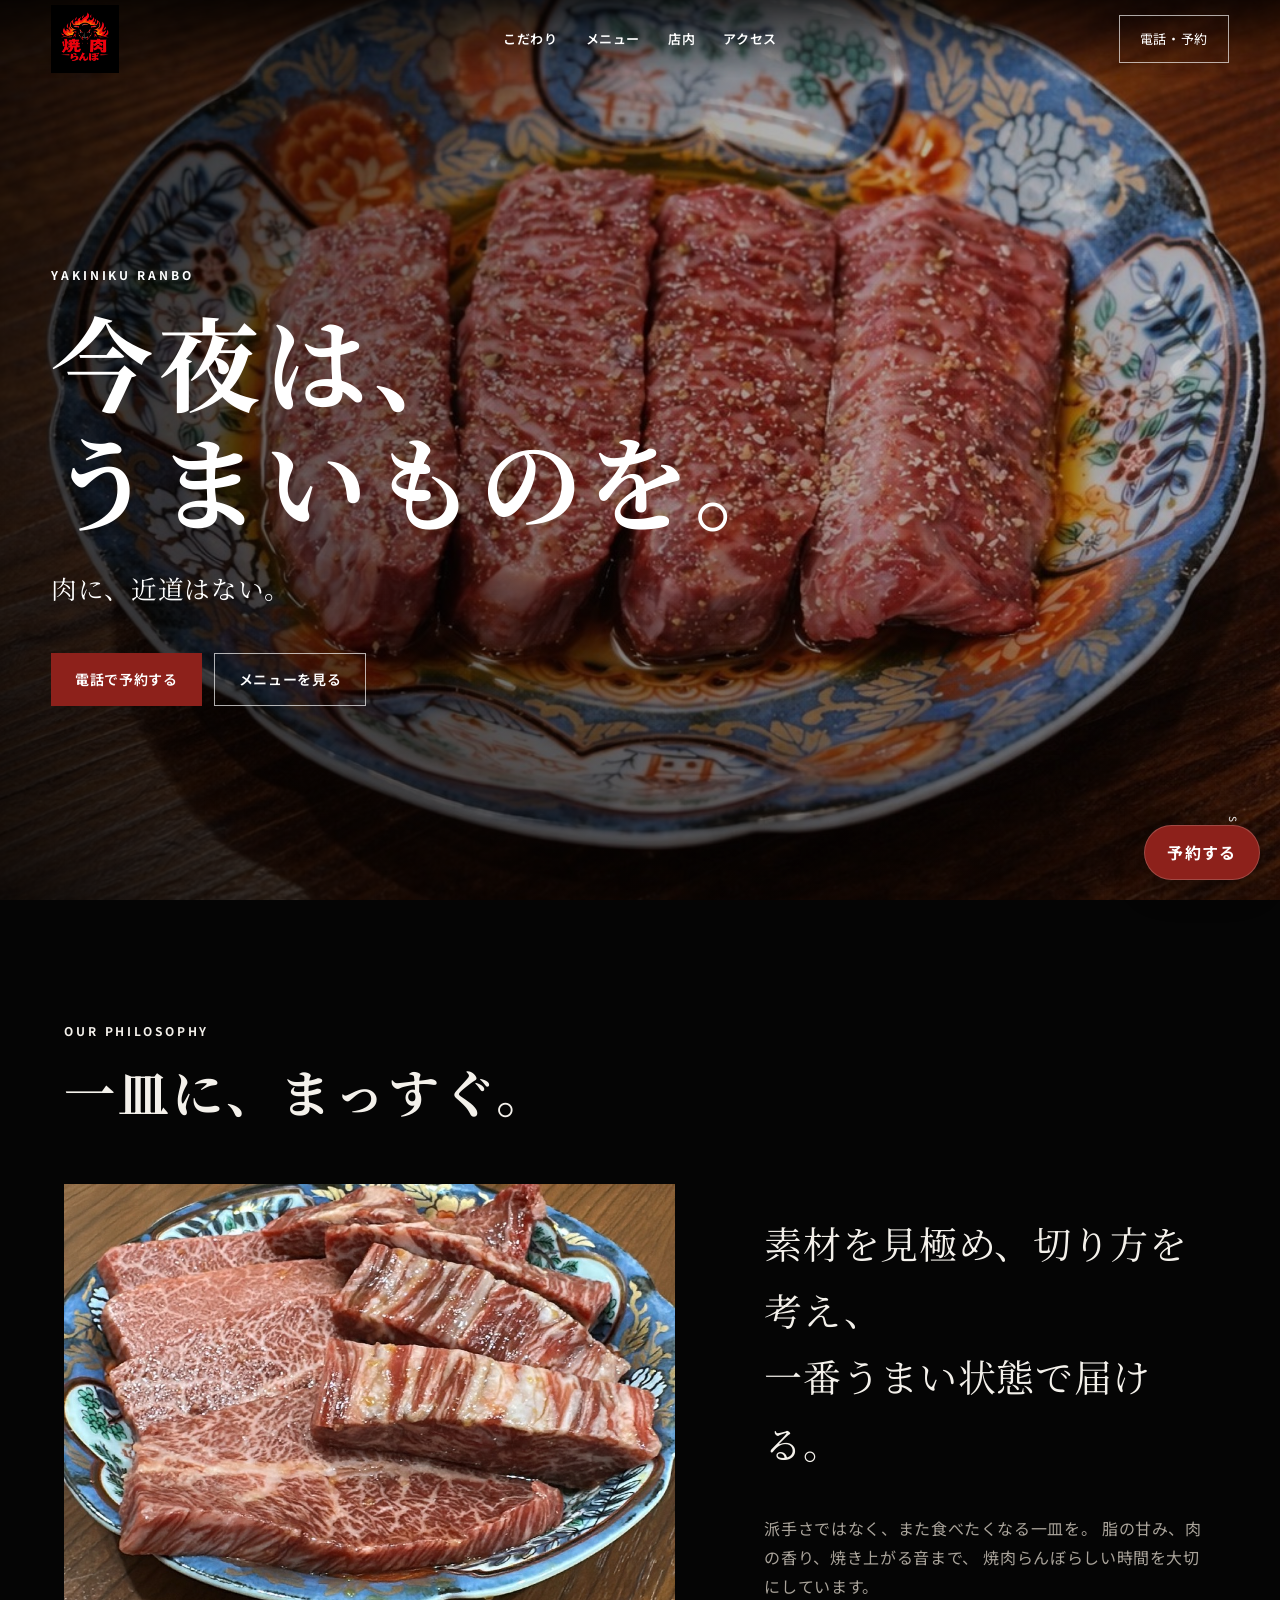
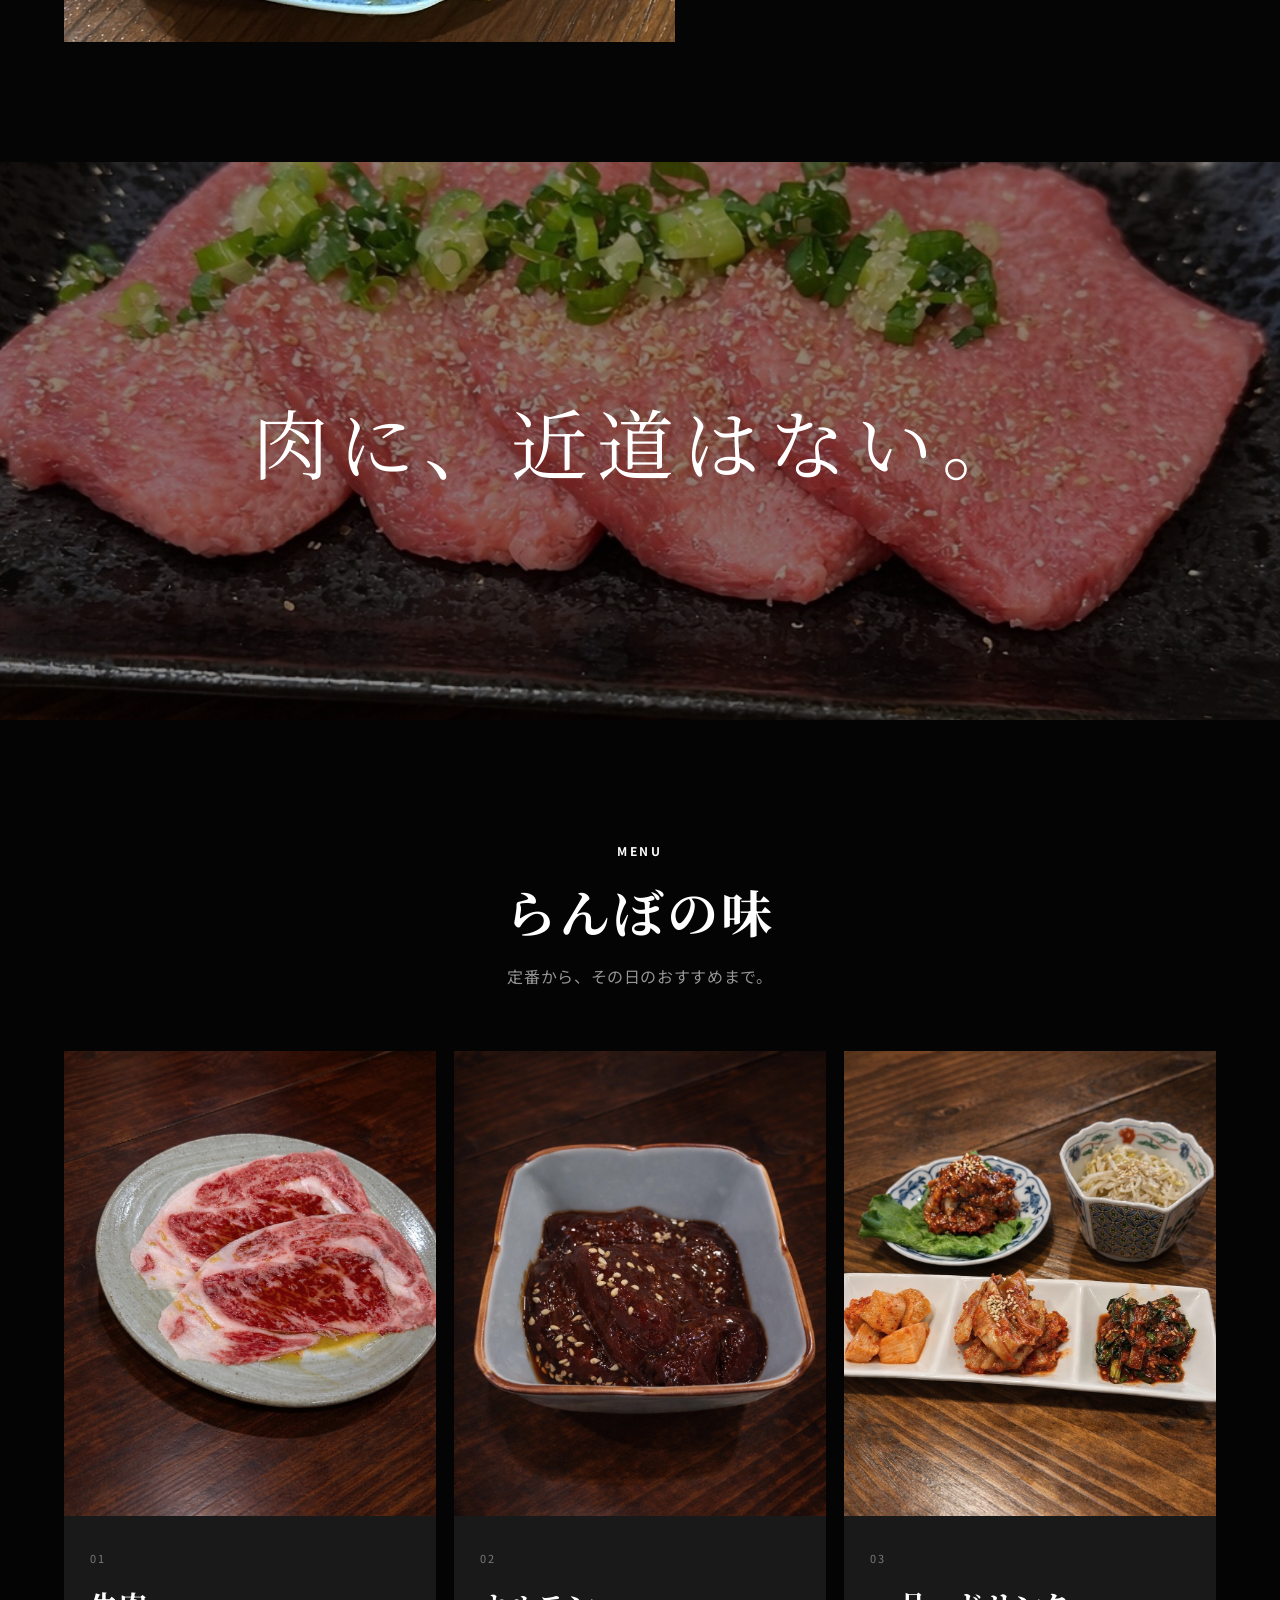
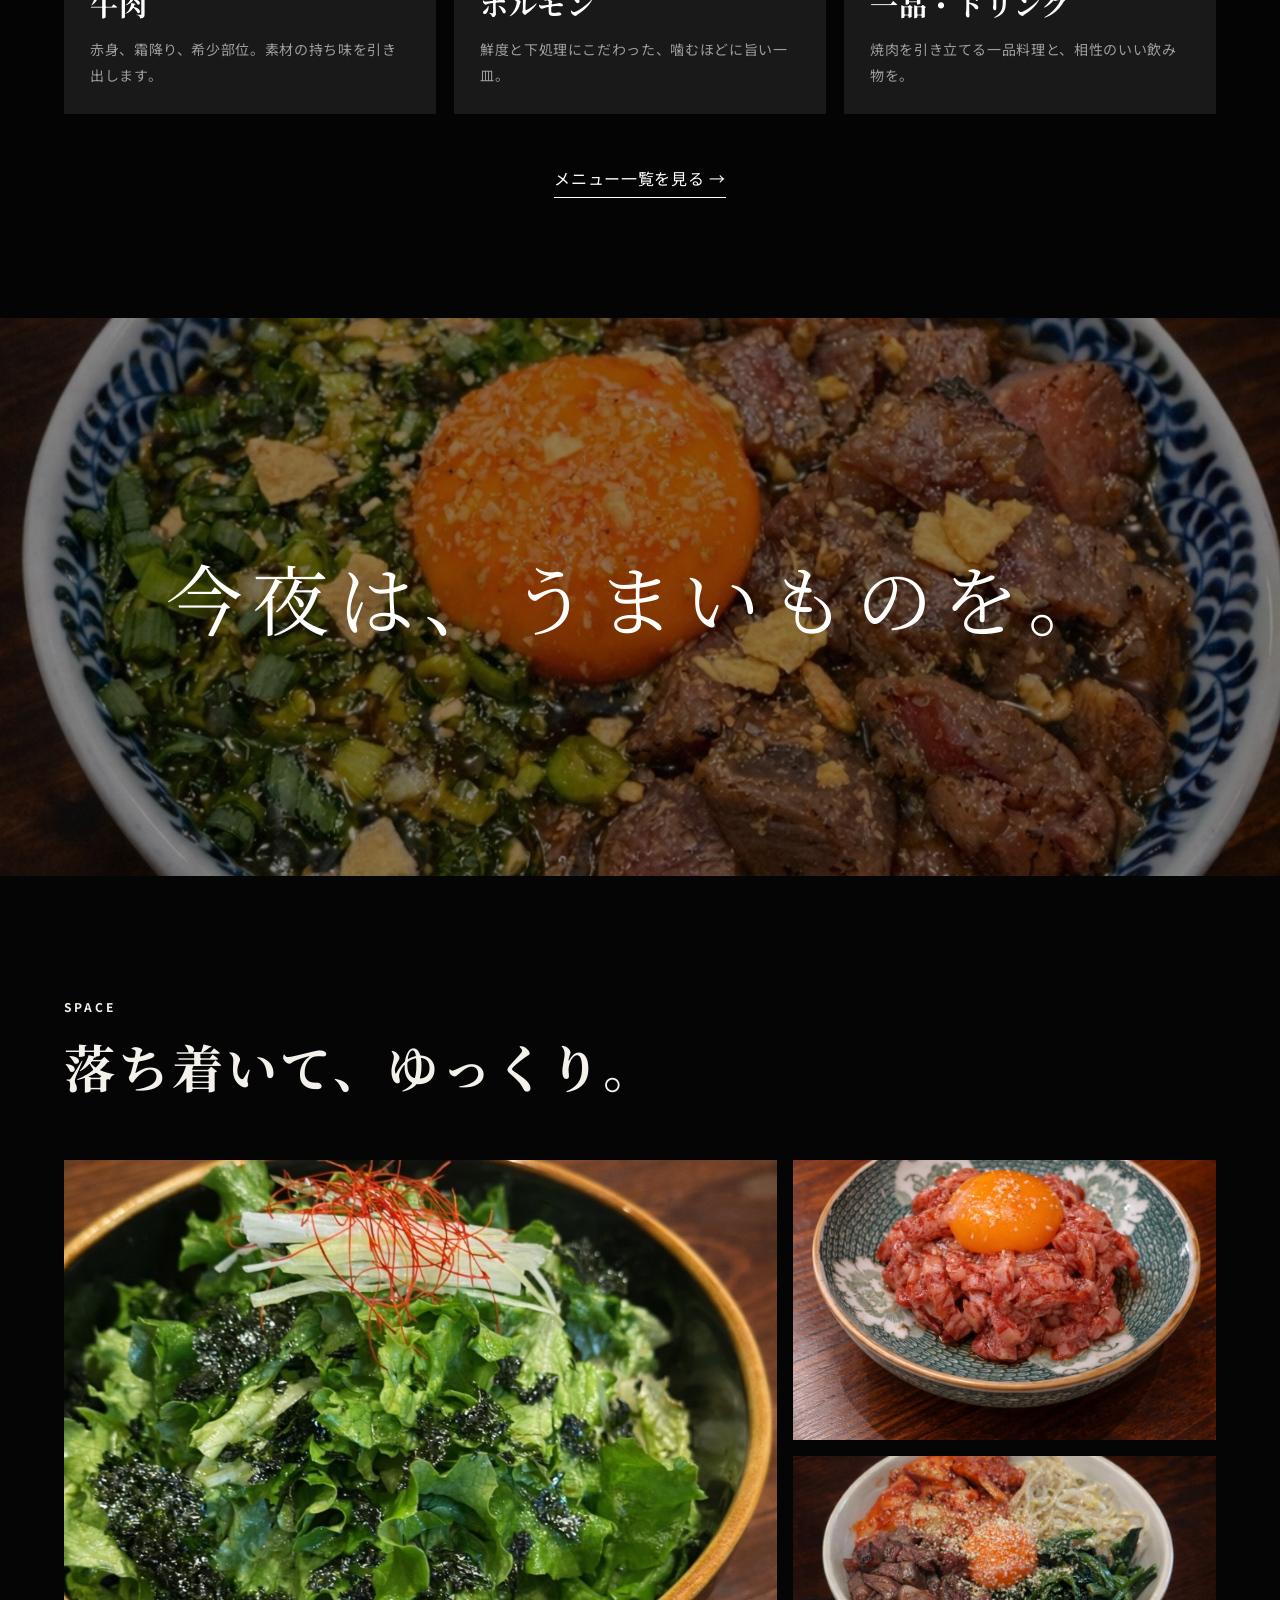
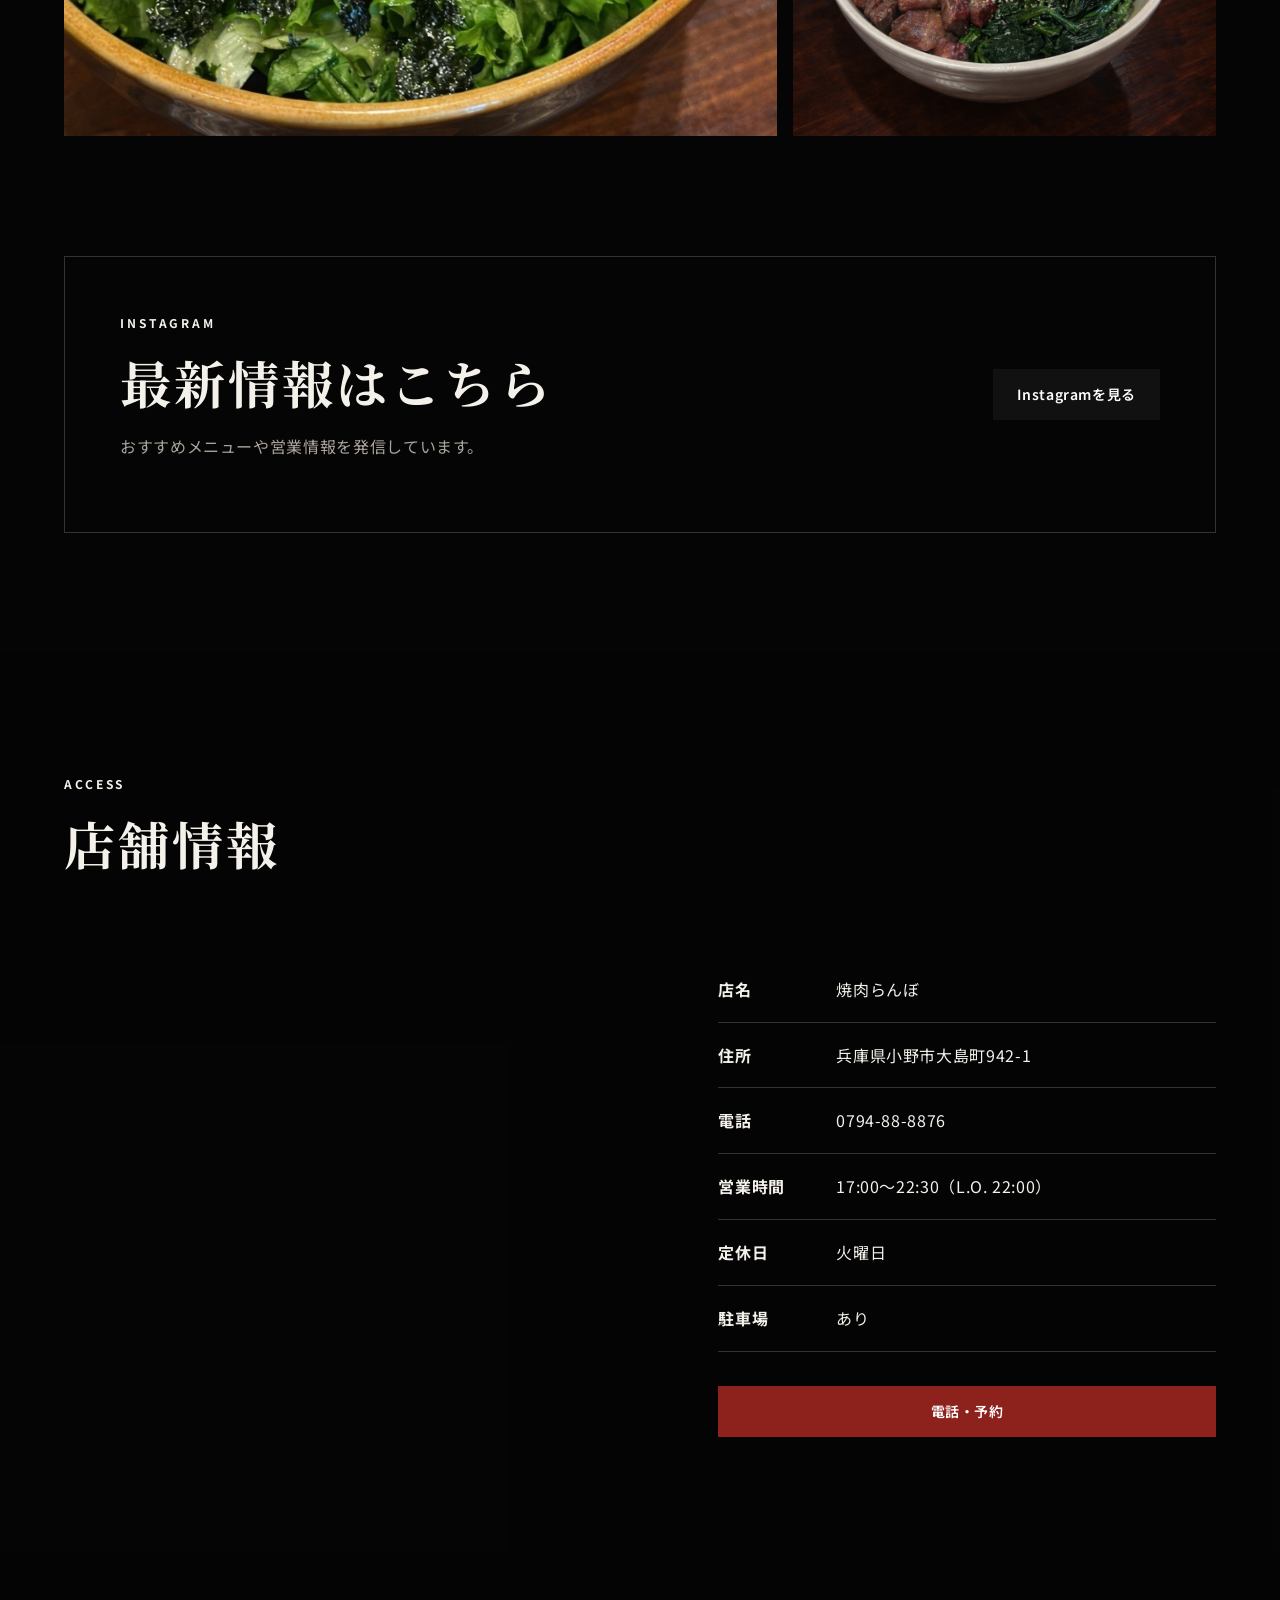
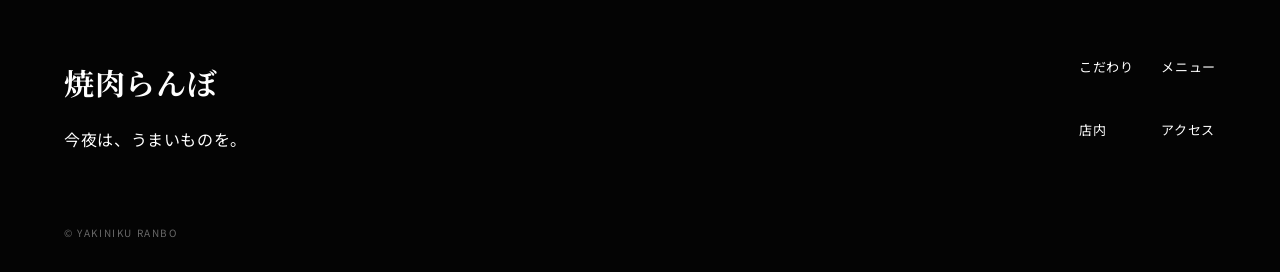
<file: index.html>
<!DOCTYPE html>
<html lang="ja">
<head>
  <meta charset="UTF-8" />
  <meta name="viewport" content="width=device-width, initial-scale=1.0" />
  <meta name="description" content="焼肉らんぼ 公式サイト。厳選した肉と落ち着いた空間で、心ほどけるひとときを。" />
  <title>焼肉らんぼ</title>
  <link rel="preconnect" href="https://fonts.googleapis.com">
  <link rel="preconnect" href="https://fonts.gstatic.com" crossorigin>
  <link href="https://fonts.googleapis.com/css2?family=Noto+Sans+JP:wght@400;500;600;700&family=Noto+Serif+JP:wght@500;600;700&display=swap" rel="stylesheet">
  <link rel="stylesheet" href="style.css" />
</head>
<body>
  <header class="site-header" id="siteHeader">
    <a class="brand" href="#home" aria-label="焼肉らんぼ トップへ">
      <img src="images/logo.png" alt="焼肉らんぼ" onerror="this.style.display='none'; this.nextElementSibling.style.display='block';">
      <span class="brand-fallback">焼肉らんぼ</span>
    </a>

    <button class="menu-toggle" id="menuToggle" aria-label="メニューを開く" aria-expanded="false">
      <span></span><span></span><span></span>
    </button>

    <nav class="global-nav" id="globalNav">
      <a href="#concept">こだわり</a>
      <a href="#menu">メニュー</a>
      <a href="#gallery">店内</a>
      <a href="#access">アクセス</a>
    </nav>

    <a class="header-reserve" href="tel:0794-88-8876">電話・予約</a>
  </header>

  <main>
    <section class="hero" id="home">
      <div class="hero-slider">
  <div class="hero-slide active" style="background-image:url('images/hero1.JPG');"></div>
  <div class="hero-slide" style="background-image:url('images/hero2.JPG');"></div>
  <div class="hero-slide" style="background-image:url('images/hero3.JPG');"></div>
</div>
      <div class="hero-overlay"></div>
      <div class="hero-content reveal">
        <p class="eyebrow">YAKINIKU RANBO</p>
        <h1>今夜は、<br>うまいものを。</h1>
        <p class="hero-copy">肉に、近道はない。</p>
        <div class="hero-actions">
          <a class="button button-primary" href="tel:0794-88-8876">電話で予約する</a>
          <a class="button button-ghost" href="#menu">メニューを見る</a>
        </div>
      </div>
      <a class="scroll-link" href="#concept">SCROLL</a>
    </section>

    <section class="section concept" id="concept">
      <div class="section-heading reveal">
        <p class="eyebrow">OUR PHILOSOPHY</p>
        <h2>一皿に、まっすぐ。</h2>
      </div>

      <div class="concept-grid">
        <div class="concept-image reveal">
          <img src="images/concept.jpg" alt="焼肉らんぼのこだわり" />
        </div>
        <div class="concept-copy reveal">
          <p class="lead">
            素材を見極め、切り方を考え、<br>
            一番うまい状態で届ける。
          </p>
          <p>
            派手さではなく、また食べたくなる一皿を。
            脂の甘み、肉の香り、焼き上がる音まで、
            焼肉らんぼらしい時間を大切にしています。
          </p>
        </div>
      </div>
    </section>

    <section class="statement statement-one">
      <div class="statement-bg"></div>
      <div class="statement-content reveal">
        <p>肉に、近道はない。</p>
      </div>
    </section>

    <section class="section menu-section" id="menu">
      <div class="section-heading center reveal">
        <p class="eyebrow">MENU</p>
        <h2>らんぼの味</h2>
        <p>定番から、その日のおすすめまで。</p>
      </div>

      <div class="menu-grid">
        <article class="menu-card reveal">
          <img src="images/menu-beef.jpg" alt="牛肉メニュー" />
          <div class="menu-card-body">
            <span>01</span>
            <h3>牛肉</h3>
            <p>赤身、霜降り、希少部位。素材の持ち味を引き出します。</p>
          </div>
        </article>

        <article class="menu-card reveal">
          <img src="images/menu-horumon.jpg" alt="ホルモンメニュー" />
          <div class="menu-card-body">
            <span>02</span>
            <h3>ホルモン</h3>
            <p>鮮度と下処理にこだわった、噛むほどに旨い一皿。</p>
          </div>
        </article>

        <article class="menu-card reveal">
          <img src="images/menu-side.jpg" alt="一品料理" />
          <div class="menu-card-body">
            <span>03</span>
            <h3>一品・ドリンク</h3>
            <p>焼肉を引き立てる一品料理と、相性のいい飲み物を。</p>
          </div>
        </article>
      </div>

      <div class="center reveal">
        <a class="text-link" href="menu.html">メニュー一覧を見る →</a>
      </div>
    </section>

    <section class="statement statement-two">
      <div class="statement-bg"></div>
      <div class="statement-content reveal">
        <p>今夜は、うまいものを。</p>
      </div>
    </section>

    <section class="section gallery-section" id="gallery">
      <div class="section-heading reveal">
        <p class="eyebrow">SPACE</p>
        <h2>落ち着いて、ゆっくり。</h2>
      </div>

      <div class="gallery-grid">
        <img class="reveal" src="images/store-1.jpg" alt="焼肉らんぼ 店内写真1">
        <img class="reveal" src="images/store-2.jpg" alt="焼肉らんぼ 店内写真2">
        <img class="reveal" src="images/store-3.jpg" alt="焼肉らんぼ 店内写真3">
      </div>
    </section>

    <section class="section instagram-section">
      <div class="instagram-box reveal">
        <div>
          <p class="eyebrow">INSTAGRAM</p>
          <h2>最新情報はこちら</h2>
          <p>おすすめメニューや営業情報を発信しています。</p>
        </div>
        <a class="button button-dark" href="https://www.instagram.com/yakiniku.lanbo_ono/" target="_blank" rel="noopener noreferrer">
          Instagramを見る
        </a>
      </div>
    </section>

    <section class="section access-section" id="access">
      <div class="section-heading reveal">
        <p class="eyebrow">ACCESS</p>
        <h2>店舗情報</h2>
      </div>

      <div class="access-grid">
        <div class="map-box reveal">
          <iframe
            title="焼肉らんぼ Googleマップ"
            src="https://www.google.com/maps?q=兵庫県小野市大島町942-1&output=embed"
            loading="lazy"
            referrerpolicy="no-referrer-when-downgrade">
          </iframe>
        </div>

        <div class="shop-info reveal">
          <dl>
            <div><dt>店名</dt><dd>焼肉らんぼ</dd></div>
            <div><dt>住所</dt><dd>兵庫県小野市大島町942-1</dd></div>
            <div><dt>電話</dt><dd><a href="tel:0794-88-8876">0794-88-8876</a></dd></div>
            <div><dt>営業時間</dt><dd>17:00〜22:30（L.O. 22:00）</dd></div>
            <div><dt>定休日</dt><dd>火曜日</dd></div>
            <div><dt>駐車場</dt><dd>あり</dd></div>
          </dl>

          <a class="button button-primary full" href="tel:0794-88-8876">電話・予約</a>
        </div>
      </div>
    </section>
  </main>

  <footer class="site-footer">
    <div class="footer-inner">
      <div>
        <p class="footer-logo">焼肉らんぼ</p>
        <p>今夜は、うまいものを。</p>
      </div>
      <div class="footer-links">
        <a href="#concept">こだわり</a>
        <a href="#menu">メニュー</a>
        <a href="#gallery">店内</a>
        <a href="#access">アクセス</a>
      </div>
    </div>
    <p class="copyright">© YAKINIKU RANBO</p>
  </footer>

  <button class="reserve-trigger" id="reserveTrigger" type="button" aria-label="予約方法を選ぶ" aria-expanded="false" aria-controls="reserveDialog">
    予約する
  </button>

  <div class="reserve-modal" id="reserveDialog" aria-hidden="true">
    <div class="reserve-backdrop" data-reserve-close></div>
    <div class="reserve-sheet" role="dialog" aria-modal="true" aria-labelledby="reserveTitle" tabindex="-1">
      <div class="reserve-sheet-inner">
        <h2 id="reserveTitle">ご予約方法をお選びください</h2>
        <div class="reserve-options">
          <a class="reserve-option" href="tel:0794-88-8876" aria-label="電話で予約する 0794-88-8876">
            <svg aria-hidden="true" viewBox="0 0 24 24" width="24" height="24" fill="none" stroke="currentColor" stroke-width="1.8" stroke-linecap="round" stroke-linejoin="round">
              <path d="M22 16.92v3a2 2 0 0 1-2.18 2 19.79 19.79 0 0 1-8.63-3.07 19.5 19.5 0 0 1-6-6A19.79 19.79 0 0 1 2.12 4.18 2 2 0 0 1 4.11 2h3a2 2 0 0 1 2 1.72c.12.9.33 1.78.62 2.63a2 2 0 0 1-.45 2.11L8 9.73a16 16 0 0 0 6 6l1.27-1.27a2 2 0 0 1 2.11-.45c.85.29 1.73.5 2.63.62A2 2 0 0 1 22 16.92z"></path>
            </svg>
            <span><strong>電話で予約する</strong><small>0794-88-8876</small></span>
          </a>
          <a class="reserve-option" href="https://www.instagram.com/yakiniku.lanbo_ono" target="_blank" rel="noopener noreferrer" aria-label="InstagramのDMで予約する（新しいタブで開きます）">
            <svg aria-hidden="true" viewBox="0 0 24 24" width="24" height="24" fill="none" stroke="currentColor" stroke-width="1.8">
              <rect x="3" y="3" width="18" height="18" rx="5"></rect>
              <circle cx="12" cy="12" r="4"></circle>
              <circle cx="17.5" cy="6.5" r="1" fill="currentColor" stroke="none"></circle>
            </svg>
            <span><strong>Instagramで予約する</strong><small>DMからご予約ください</small></span>
          </a>
        </div>
        <button class="reserve-close" type="button" data-reserve-close aria-label="予約メニューを閉じる">閉じる</button>
      </div>
    </div>
  </div>

  <script src="script.js"></script>
</body>
</html>
</file>
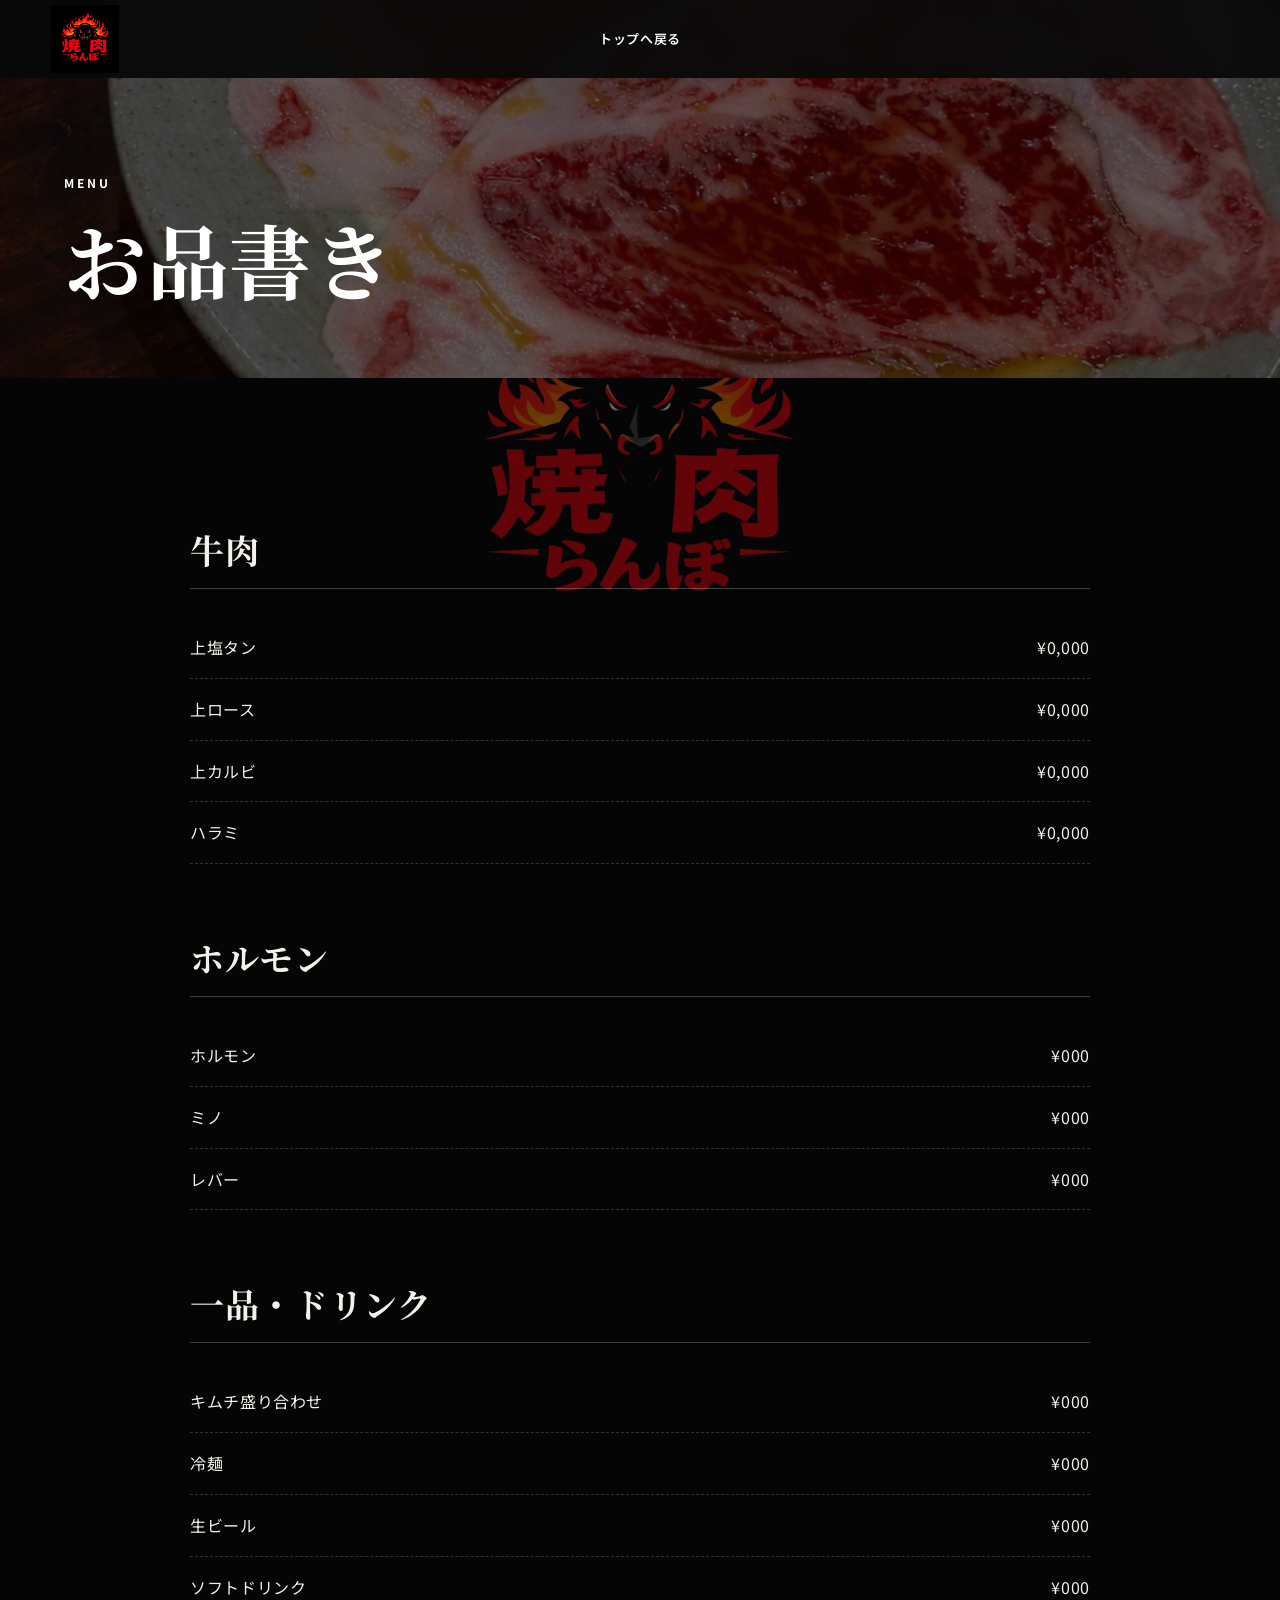
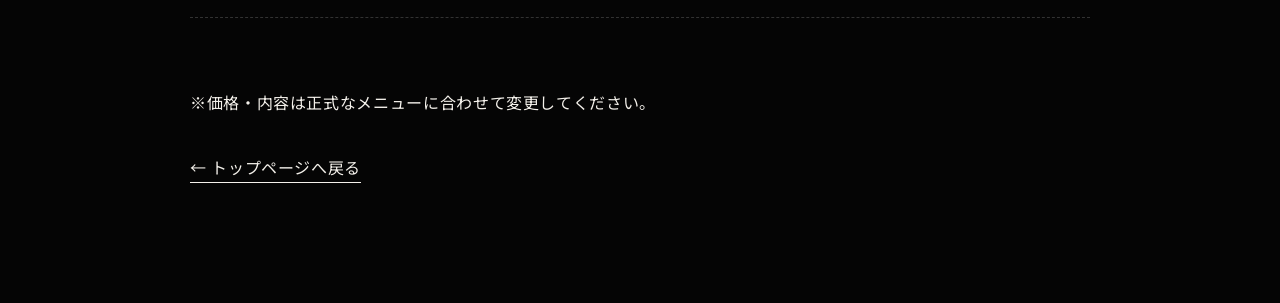
<file: menu.html>
<!DOCTYPE html>
<html lang="ja">
<head>
  <meta charset="UTF-8" />
  <meta name="viewport" content="width=device-width, initial-scale=1.0" />
  <title>メニュー | 焼肉らんぼ</title>
  <link rel="preconnect" href="https://fonts.googleapis.com">
  <link rel="preconnect" href="https://fonts.gstatic.com" crossorigin>
  <link href="https://fonts.googleapis.com/css2?family=Noto+Sans+JP:wght@400;500;600;700&family=Noto+Serif+JP:wght@500;600;700&display=swap" rel="stylesheet">
  <link rel="stylesheet" href="style.css" />
  <style>
    .menu-page-hero{min-height:42vh;padding:130px 5vw 70px;display:flex;align-items:end;color:#fff;background:linear-gradient(rgba(0,0,0,.6),rgba(0,0,0,.6)),url('images/menu-beef.jpg') center/cover}
    .menu-page-hero h1{margin:0;font:700 clamp(42px,7vw,82px)/1.2 "Noto Serif JP",serif}
    .price-list{width:min(900px,100%);margin:0 auto}
    .price-group{margin-bottom:70px}
    .price-group h2{font:700 34px/1.4 "Noto Serif JP",serif;border-bottom:1px solid rgba(0,0,0,.22);padding-bottom:14px}
    .price-row{display:flex;justify-content:space-between;gap:20px;padding:16px 0;border-bottom:1px dashed rgba(0,0,0,.16)}
    .price-row span:last-child{white-space:nowrap}
    .back-link{display:inline-block;margin-top:20px;border-bottom:1px solid}
  </style>
</head>
<body>
  <header class="site-header is-scrolled">
    <a class="brand" href="index.html">
      <img src="images/logo.png" alt="焼肉らんぼ" onerror="this.style.display='none'; this.nextElementSibling.style.display='block';">
      <span class="brand-fallback">焼肉らんぼ</span>
    </a>
    <nav class="global-nav" style="display:flex">
      <a href="index.html">トップへ戻る</a>
    </nav>
  </header>

  <main>
    <section class="menu-page-hero">
      <div>
        <p class="eyebrow">MENU</p>
        <h1>お品書き</h1>
      </div>
    </section>

    <section class="section">
      <div class="price-list">
        <div class="price-group">
          <h2>牛肉</h2>
          <div class="price-row"><span>上塩タン</span><span>¥0,000</span></div>
          <div class="price-row"><span>上ロース</span><span>¥0,000</span></div>
          <div class="price-row"><span>上カルビ</span><span>¥0,000</span></div>
          <div class="price-row"><span>ハラミ</span><span>¥0,000</span></div>
        </div>

        <div class="price-group">
          <h2>ホルモン</h2>
          <div class="price-row"><span>ホルモン</span><span>¥000</span></div>
          <div class="price-row"><span>ミノ</span><span>¥000</span></div>
          <div class="price-row"><span>レバー</span><span>¥000</span></div>
        </div>

        <div class="price-group">
          <h2>一品・ドリンク</h2>
          <div class="price-row"><span>キムチ盛り合わせ</span><span>¥000</span></div>
          <div class="price-row"><span>冷麺</span><span>¥000</span></div>
          <div class="price-row"><span>生ビール</span><span>¥000</span></div>
          <div class="price-row"><span>ソフトドリンク</span><span>¥000</span></div>
        </div>

        <p>※価格・内容は正式なメニューに合わせて変更してください。</p>
        <a class="back-link" href="index.html">← トップページへ戻る</a>
      </div>
    </section>
  </main>
</body>
</html>
</file>
<file: style.css>
/* ===== Base ===== */
:root {
  --bg: #0b0b0b;
  --paper: #050505;
  --text: #f4f1eb;
  --muted: #aaa49b;
  --line: rgba(255,255,255,.18);
  --accent: #8d211b;
  --header-height: 78px;
}

* {
  box-sizing: border-box;
}

html {
  background: var(--paper);
  scroll-behavior: smooth;
}

body {
  position: relative;
  isolation: isolate;
  margin: 0;
  color: var(--text);
  background: transparent;
  font-family: "Noto Sans JP", sans-serif;
  line-height: 1.8;
  letter-spacing: .04em;
}

body::before {
  content: "";
  position: fixed;
  z-index: 0;
  inset: 0;
  background: url("images/logo-watermark.png") center / min(42vw, 440px) no-repeat;
  opacity: .4;
  pointer-events: none;
}

body > main,
body > .site-footer {
  position: relative;
  z-index: 1;
}

img {
  display: block;
  width: 100%;
  height: auto;
}

a {
  color: inherit;
  text-decoration: none;
}

button {
  font: inherit;
}

section {
  scroll-margin-top: var(--header-height);
}

/* ===== Header ===== */
.site-header {
  position: fixed;
  inset: 0 0 auto 0;
  z-index: 1000;
  height: var(--header-height);
  padding: 0 4vw;
  display: grid;
  grid-template-columns: 1fr auto 1fr;
  align-items: center;
  color: #fff;
  background: linear-gradient(to bottom, rgba(0,0,0,.72), rgba(0,0,0,0));
  transition: background .3s ease, height .3s ease;
}

.site-header.is-scrolled {
  background: rgba(9,9,9,.94);
  backdrop-filter: blur(12px);
}

.brand {
  justify-self: start;
  display: flex;
  align-items: center;
  min-width: 150px;
}

.brand img {
  width: 68px;
  height: 68px;
  max-height: 68px;
  object-fit: contain;
  object-position: left center;
}

.brand-fallback {
  display: none;
  font-family: "Noto Serif JP", serif;
  font-weight: 700;
  letter-spacing: .12em;
}

.global-nav {
  display: flex;
  gap: 28px;
  font-size: 13px;
  font-weight: 600;
}

.global-nav a {
  position: relative;
}

.global-nav a::after {
  content: "";
  position: absolute;
  left: 0;
  bottom: -8px;
  width: 100%;
  height: 1px;
  background: #fff;
  transform: scaleX(0);
  transform-origin: right;
  transition: transform .25s ease;
}

.global-nav a:hover::after {
  transform: scaleX(1);
  transform-origin: left;
}

.header-reserve {
  justify-self: end;
  padding: 11px 20px;
  border: 1px solid rgba(255,255,255,.65);
  font-size: 13px;
}

.menu-toggle {
  display: none;
  background: transparent;
  border: 0;
}

/* ===== Hero ===== */
.hero {
  position: relative;
  min-height: 100svh;
  color: #fff;
  overflow: hidden;
  display: grid;
  align-items: center;
}

.hero-bg,
.hero-overlay {
  position: absolute;
  inset: 0;
}

.hero-bg {
  background:
    url("images/hero.jpg") center/cover no-repeat,
    #1a1a1a;
  transform: scale(1.02);
}

.hero-overlay {
  background:
    linear-gradient(90deg, rgba(0,0,0,.78) 0%, rgba(0,0,0,.34) 52%, rgba(0,0,0,.18) 100%),
    linear-gradient(0deg, rgba(0,0,0,.45), transparent 45%);
}

.hero-content {
  position: relative;
  z-index: 2;
  width: min(1180px, 92vw);
  margin: 0 auto;
  padding-top: 70px;
}

.eyebrow {
  margin: 0 0 16px;
  font-size: 12px;
  font-weight: 700;
  letter-spacing: .24em;
}

.hero h1 {
  margin: 0;
  font-family: "Noto Serif JP", serif;
  font-size: clamp(48px, 8vw, 108px);
  line-height: 1.16;
  letter-spacing: .05em;
}

.hero-copy {
  margin: 26px 0 0;
  font-family: "Noto Serif JP", serif;
  font-size: clamp(18px, 2vw, 28px);
}

.hero-actions {
  margin-top: 42px;
  display: flex;
  flex-wrap: wrap;
  gap: 12px;
}

.button {
  min-height: 50px;
  padding: 13px 24px;
  display: inline-flex;
  align-items: center;
  justify-content: center;
  font-weight: 600;
  font-size: 14px;
  transition: transform .2s ease, opacity .2s ease;
}

.button:hover {
  transform: translateY(-2px);
}

.button-primary {
  color: #fff;
  background: var(--accent);
}

.button-ghost {
  color: #fff;
  border: 1px solid rgba(255,255,255,.68);
}

.button-dark {
  color: #fff;
  background: #111;
}

.button.full {
  width: 100%;
}

.scroll-link {
  position: absolute;
  z-index: 2;
  right: 3vw;
  bottom: 32px;
  font-size: 10px;
  letter-spacing: .28em;
  writing-mode: vertical-rl;
}

/* ===== Sections ===== */
.section {
  padding: 120px 5vw;
}

.section-heading {
  max-width: 1180px;
  margin: 0 auto 60px;
}

.section-heading.center {
  text-align: center;
}

.section-heading h2,
.instagram-box h2 {
  margin: 0;
  font-family: "Noto Serif JP", serif;
  font-size: clamp(32px, 4vw, 58px);
  line-height: 1.3;
  letter-spacing: .06em;
}

.section-heading > p:last-child {
  margin-top: 18px;
  color: var(--muted);
}

.concept-grid {
  width: min(1180px, 100%);
  margin: 0 auto;
  display: grid;
  grid-template-columns: 1.15fr .85fr;
  align-items: center;
  gap: clamp(40px, 7vw, 100px);
}

.concept-image img {
  aspect-ratio: 4/3;
  object-fit: cover;
}

.concept-copy .lead {
  margin-top: 0;
  font-family: "Noto Serif JP", serif;
  font-size: clamp(23px, 3vw, 38px);
  line-height: 1.75;
}

.concept-copy p:last-child {
  color: var(--muted);
}

/* ===== Statements ===== */
.statement {
  position: relative;
  min-height: 62vh;
  display: grid;
  place-items: center;
  color: #fff;
  overflow: hidden;
}

.statement-bg {
  position: absolute;
  inset: 0;
  background-position: center;
  background-size: cover;
}

.statement-one .statement-bg {
  background-image:
    linear-gradient(rgba(0,0,0,.44), rgba(0,0,0,.44)),
    url("images/statement-1.jpg");
}

.statement-two .statement-bg {
  background-image:
    linear-gradient(rgba(0,0,0,.44), rgba(0,0,0,.44)),
    url("images/statement-2.jpg");
}

.statement-content {
  position: relative;
  z-index: 1;
  padding: 28px;
  text-align: center;
}

.statement-content p {
  margin: 0;
  font-family: "Noto Serif JP", serif;
  font-size: clamp(32px, 6vw, 82px);
  letter-spacing: .12em;
}

/* ===== Menu ===== */
.menu-section {
  background: rgba(5,5,5,.38);
  color: #fff;
}

.menu-section .section-heading > p:last-child,
.menu-card p {
  color: rgba(255,255,255,.58);
}

.menu-grid {
  width: min(1180px, 100%);
  margin: 0 auto 50px;
  display: grid;
  grid-template-columns: repeat(3, 1fr);
  gap: 18px;
}

.menu-card {
  background: #191919;
}

.menu-card img {
  aspect-ratio: 4/5;
  object-fit: cover;
  filter: saturate(.85);
}

.menu-card-body {
  padding: 26px;
}

.menu-card-body span {
  color: rgba(255,255,255,.42);
  font-size: 11px;
  letter-spacing: .2em;
}

.menu-card h3 {
  margin: 8px 0;
  font-family: "Noto Serif JP", serif;
  font-size: 28px;
}

.menu-card p {
  margin: 0;
  font-size: 14px;
}

.center {
  text-align: center;
}

.text-link {
  display: inline-block;
  padding-bottom: 4px;
  border-bottom: 1px solid currentColor;
}

/* ===== Gallery ===== */
.gallery-grid {
  width: min(1180px, 100%);
  margin: 0 auto;
  display: grid;
  grid-template-columns: 1.35fr .8fr;
  grid-template-rows: repeat(2, 280px);
  gap: 16px;
}

.gallery-grid img {
  height: 100%;
  object-fit: cover;
}

.gallery-grid img:first-child {
  grid-row: 1 / 3;
}

/* ===== Instagram ===== */
.instagram-section {
  padding-top: 0;
}

.instagram-box {
  width: min(1180px, 100%);
  margin: 0 auto;
  padding: 55px;
  display: flex;
  justify-content: space-between;
  align-items: center;
  gap: 32px;
  border: 1px solid rgba(255,255,255,.18);
}

.instagram-box p:last-child {
  color: var(--muted);
}

/* ===== Access ===== */
.access-section {
  background: rgba(5,5,5,.44);
}

.access-grid {
  width: min(1180px, 100%);
  margin: 0 auto;
  display: grid;
  grid-template-columns: 1.1fr .9fr;
  gap: 46px;
}

.map-box iframe {
  width: 100%;
  min-height: 520px;
  border: 0;
}

.shop-info {
  padding: 20px 0;
}

.shop-info dl {
  margin: 0 0 34px;
}

.shop-info dl > div {
  padding: 18px 0;
  display: grid;
  grid-template-columns: 100px 1fr;
  gap: 18px;
  border-bottom: 1px solid rgba(255,255,255,.18);
}

.shop-info dt {
  font-weight: 700;
}

.shop-info dd {
  margin: 0;
}

/* ===== Footer ===== */
.site-footer {
  padding: 70px 5vw 30px;
  color: #fff;
  background: rgba(5,5,5,.5);
}

.price-group h2 {
  border-color: rgba(255,255,255,.24) !important;
}

.price-row {
  border-color: rgba(255,255,255,.18) !important;
}

.footer-inner {
  width: min(1180px, 100%);
  margin: 0 auto;
  display: flex;
  justify-content: space-between;
  gap: 40px;
}

.footer-logo {
  margin: 0;
  font-family: "Noto Serif JP", serif;
  font-size: 30px;
  font-weight: 700;
}

.footer-links {
  display: grid;
  grid-template-columns: repeat(2, auto);
  gap: 12px 28px;
  font-size: 13px;
}

.copyright {
  width: min(1180px, 100%);
  margin: 55px auto 0;
  color: rgba(255,255,255,.4);
  font-size: 10px;
  letter-spacing: .16em;
}

/* ===== Reservation sheet ===== */
body.reserve-open {
  overflow: hidden;
}

.reserve-trigger {
  position: fixed;
  z-index: 1100;
  right: max(20px, env(safe-area-inset-right));
  bottom: max(20px, calc(env(safe-area-inset-bottom) + 12px));
  min-width: 116px;
  min-height: 52px;
  padding: 12px 22px;
  border: 1px solid rgba(255,255,255,.18);
  border-radius: 999px;
  color: #fff;
  background: var(--accent);
  box-shadow: 0 10px 30px rgba(0,0,0,.38);
  font-weight: 700;
  letter-spacing: .08em;
  cursor: pointer;
  transition: transform .2s ease, box-shadow .2s ease;
}

.reserve-trigger:hover {
  transform: translateY(-2px);
  box-shadow: 0 14px 34px rgba(0,0,0,.46);
}

.reserve-trigger:focus-visible,
.reserve-option:focus-visible,
.reserve-close:focus-visible {
  outline: 2px solid #fff;
  outline-offset: 3px;
}

.reserve-modal {
  position: fixed;
  z-index: 2000;
  inset: 0;
  visibility: hidden;
  pointer-events: none;
  transition: visibility 0s linear .25s;
}

.reserve-modal.is-open {
  visibility: visible;
  pointer-events: auto;
  transition-delay: 0s;
}

.reserve-backdrop {
  position: absolute;
  inset: 0;
  background: rgba(0,0,0,.72);
  opacity: 0;
  transition: opacity .25s ease;
}

.reserve-modal.is-open .reserve-backdrop {
  opacity: 1;
}

.reserve-sheet {
  position: absolute;
  left: 50%;
  bottom: 0;
  width: min(100%, 560px);
  max-height: min(82svh, 680px);
  color: #fff;
  background: #111;
  border: 1px solid rgba(255,255,255,.12);
  border-bottom: 0;
  border-radius: 22px 22px 0 0;
  box-shadow: 0 -16px 50px rgba(0,0,0,.45);
  overflow-y: auto;
  overscroll-behavior: contain;
  transform: translate(-50%, 100%);
  transition: transform .25s ease;
}

.reserve-modal.is-open .reserve-sheet {
  transform: translate(-50%, 0);
}

.reserve-sheet-inner {
  padding: 28px 24px max(24px, calc(env(safe-area-inset-bottom) + 18px));
}

.reserve-sheet h2 {
  margin: 0 0 22px;
  font-family: "Noto Serif JP", serif;
  font-size: clamp(20px, 5vw, 26px);
  line-height: 1.5;
  text-align: center;
}

.reserve-options {
  display: grid;
  gap: 12px;
}

.reserve-option {
  min-height: 72px;
  padding: 14px 18px;
  display: flex;
  align-items: center;
  gap: 16px;
  border: 1px solid rgba(255,255,255,.14);
  border-radius: 14px;
  background: #1a1a1a;
  transition: border-color .2s ease, background .2s ease;
}

.reserve-option:hover {
  border-color: rgba(141,33,27,.85);
  background: #211716;
}

.reserve-option svg {
  flex: 0 0 auto;
  color: #d85a50;
}

.reserve-option span {
  display: grid;
  gap: 2px;
}

.reserve-option strong {
  font-size: 15px;
}

.reserve-option small {
  color: rgba(255,255,255,.58);
  font-size: 12px;
}

.reserve-close {
  width: 100%;
  min-height: 48px;
  margin-top: 18px;
  border: 0;
  border-radius: 12px;
  color: rgba(255,255,255,.82);
  background: #292929;
  font-weight: 600;
  cursor: pointer;
}

@media (prefers-reduced-motion: reduce) {
  .reserve-modal,
  .reserve-backdrop,
  .reserve-sheet {
    transition-duration: .01ms;
  }
}

/* ===== Reveal animation ===== */
.reveal {
  opacity: 0;
  transform: translateY(28px);
  transition: opacity .8s ease, transform .8s ease;
}

.reveal.is-visible {
  opacity: 1;
  transform: translateY(0);
}

/* ===== Responsive ===== */
@media (max-width: 860px) {
  :root {
    --header-height: 66px;
  }

  body::before {
    background-size: min(76vw, 300px);
    opacity: .45;
  }

  .site-header {
    grid-template-columns: 1fr auto;
    padding: 0 20px;
  }

  .brand img {
    width: 54px;
    height: 54px;
    max-height: 54px;
  }

  .header-reserve {
    display: none;
  }

  .menu-toggle {
    display: grid;
    width: 42px;
    height: 42px;
    padding: 10px;
    place-content: center;
    gap: 5px;
  }

  .menu-toggle span {
    display: block;
    width: 22px;
    height: 1px;
    background: #fff;
    transition: transform .25s ease, opacity .25s ease;
  }

  .menu-toggle.is-open span:nth-child(1) {
    transform: translateY(6px) rotate(45deg);
  }

  .menu-toggle.is-open span:nth-child(2) {
    opacity: 0;
  }

  .menu-toggle.is-open span:nth-child(3) {
    transform: translateY(-6px) rotate(-45deg);
  }

  .global-nav {
    position: fixed;
    inset: var(--header-height) 0 auto;
    padding: 28px 22px 34px;
    display: none;
    flex-direction: column;
    gap: 18px;
    background: rgba(9,9,9,.98);
  }

  .global-nav.is-open {
    display: flex;
  }

  .hero-content {
    padding-top: 80px;
  }

  .section {
    padding: 88px 22px;
  }

  .concept-grid,
  .access-grid {
    grid-template-columns: 1fr;
  }

  .menu-grid {
    grid-template-columns: 1fr;
  }

  .menu-card {
    display: grid;
    grid-template-columns: 44% 56%;
  }

  .menu-card img {
    height: 100%;
    aspect-ratio: auto;
  }

  .gallery-grid {
    grid-template-columns: 1fr;
    grid-template-rows: none;
  }

  .gallery-grid img,
  .gallery-grid img:first-child {
    height: 280px;
    grid-row: auto;
  }

  .instagram-box {
    padding: 34px 24px;
    flex-direction: column;
    align-items: flex-start;
  }

  .map-box iframe {
    min-height: 360px;
  }

  .footer-inner {
    flex-direction: column;
  }

  .reserve-trigger {
    right: max(16px, env(safe-area-inset-right));
    bottom: max(16px, calc(env(safe-area-inset-bottom) + 10px));
    min-width: 108px;
    min-height: 50px;
    padding: 11px 18px;
  }
}

@media (max-width: 560px) {
  .hero h1 {
    font-size: clamp(46px, 15vw, 70px);
  }

  .hero-actions {
    flex-direction: column;
    align-items: stretch;
  }

  .button {
    width: 100%;
  }

  .scroll-link {
    display: none;
  }

  .statement {
    min-height: 48vh;
  }

  .statement-content p {
    font-size: 34px;
    line-height: 1.6;
  }

  .menu-card {
    grid-template-columns: 1fr;
  }

  .menu-card img {
    aspect-ratio: 16/10;
  }

  .shop-info dl > div {
    grid-template-columns: 1fr;
    gap: 4px;
  }
}
/* ===== Hero Slider ===== */

.hero-slider {
    position: absolute;
    inset: 0;
    overflow: hidden;
}

.hero-slide {
    position: absolute;
    inset: 0;
    background-size: cover;
    background-position: center;
    opacity: 0;
    transition: opacity 1s ease;
}

.hero-slide.active {
    opacity: 1;
}
</file>
